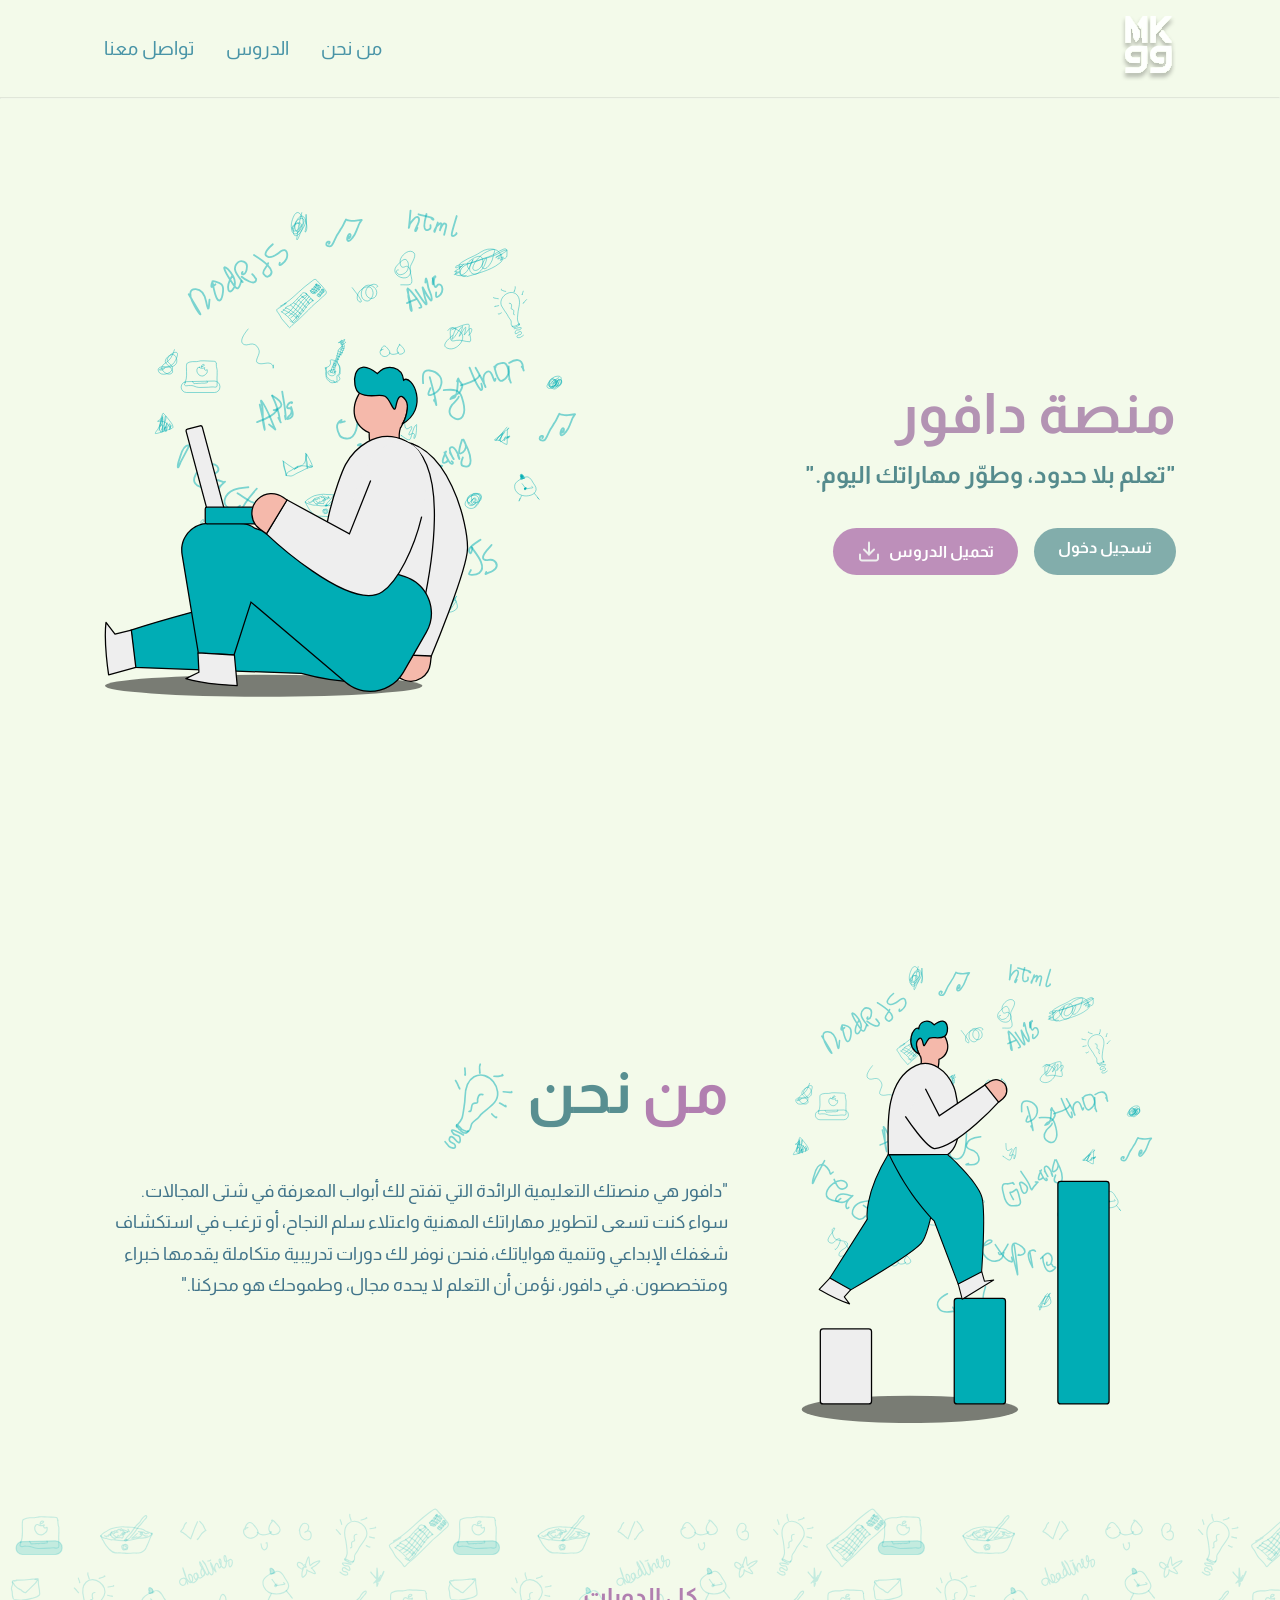
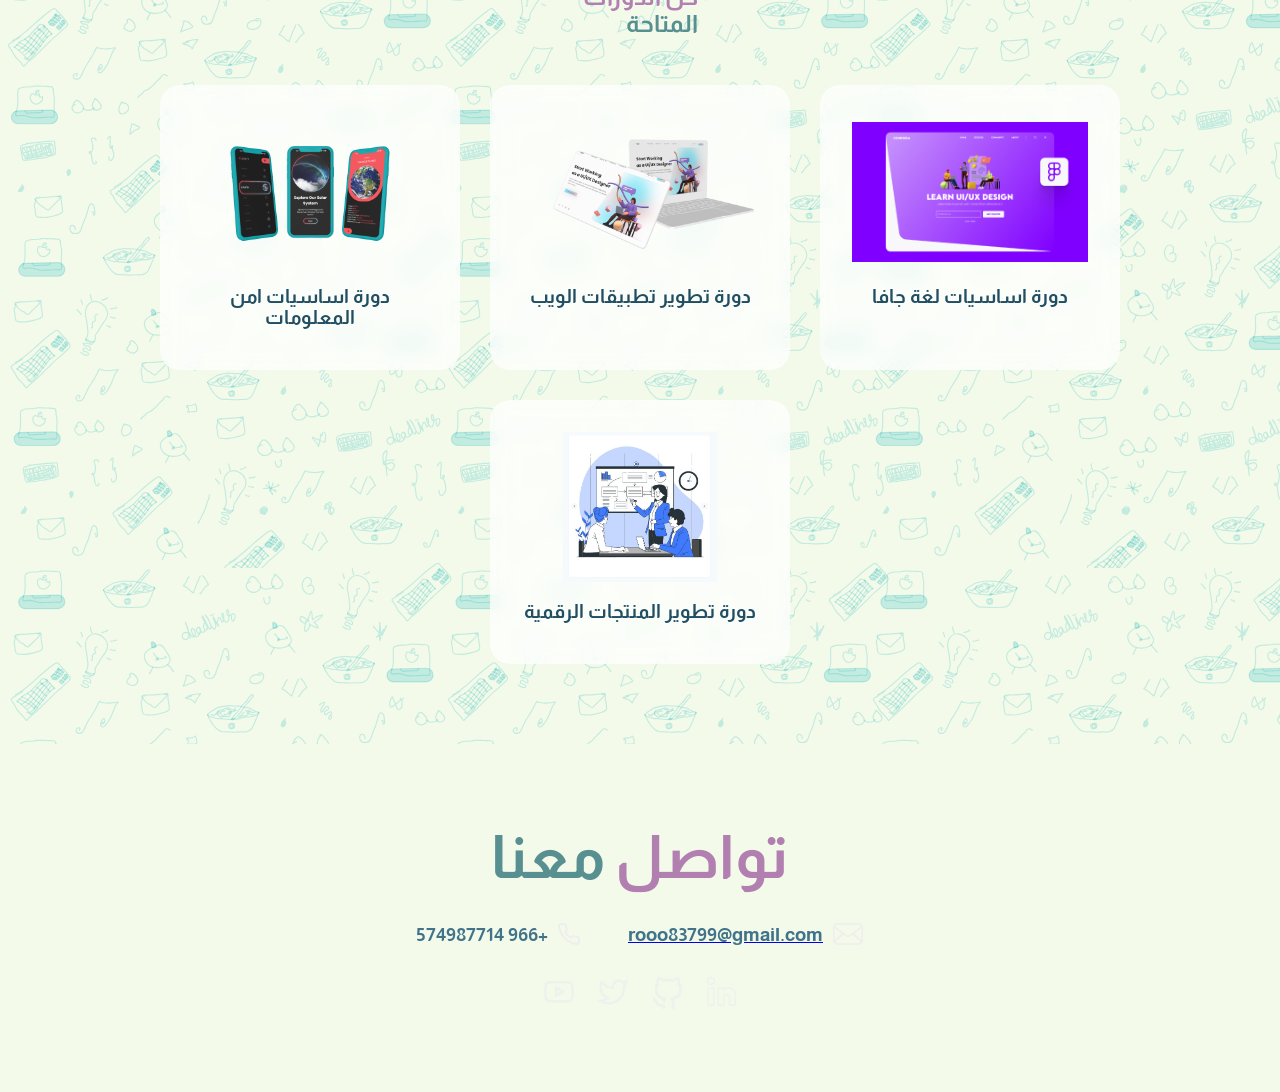
<file: موقعي/index.html>
<!DOCTYPE html>
<html lang="ar" dir="rtl">
<head>
    <meta charset="UTF-8">
    <meta name="viewport" content="width=device-width, initial-scale=1.0">
    <link href="https://fonts.googleapis.com/css2?family=Almarai:wght@400;700&display=swap" rel="stylesheet">
    <link rel="stylesheet" href="styles.css" />
    <title>منصة دافور التعليمية</title>
</head>
<body>

<header>
    <img src="assets/svg/logo.svg" alt="Musaabk99 logo"/>
    <nav class="nivigaion">
        <ul>
            <li><a href="#aboutMe">من نحن</a></li>
            <li><a href="#myWorks">الدروس</a></li>
            <li><a href="#contactMe">تواصل معنا</a></li>
        </ul>
    </nav>
</header>

<hr/>

<section class="hero">
    <div class="heroSub">
        <h1 class="name">منصة دافور</h1>
        <h1 class="title">"تعلم بلا حدود، وطوّر مهاراتك اليوم."</h1>
        <div class="heroBtns">
            <a class="hireme" href="#contactMe">تسجيل دخول</a>
            <a class="cv" href="#"> تحميل الدروس
                <img src="assets/svg/download.svg" alt="download button">
            </a>
        </div>
    </div>
    <img src="assets/svg/Hero.svg" alt="hero image" class="heroimg"/>
</section>

<section class="AboutMe" id="aboutMe">
    <img src="assets/svg/AboutMe.svg" alt="aboutMe image" class="aboutMeImg">
    <div class="textContainer">
        <div class="textTitle">
            <h1 class="aboutName">من </h1>
            <h1 class="aboutTitle">نحن </h1>
            <img src="assets/svg/lightbulb.svg" alt="lightbulb" class="light">
        </div>
        <p class="aboutMePar">
            "دافور هي منصتك التعليمية الرائدة التي تفتح لك أبواب المعرفة في شتى المجالات. سواء كنت تسعى لتطوير مهاراتك المهنية واعتلاء سلم النجاح، أو ترغب في استكشاف شغفك الإبداعي وتنمية هواياتك، فنحن نوفر لك دورات تدريبية متكاملة يقدمها خبراء ومتخصصون. في دافور، نؤمن أن التعلم لا يحده مجال، وطموحك هو محركنا."
        </p>
    </div>             
</section>

<section class="works" id="myWorks">
    <div class="worksContainer">
        <div class="projectTitle">
            <h1 class="aboutName">كل الدورات</h1>
            <h1 class="aboutTitle">المتاحة</h1>
        </div>
        <ul>
            <li>
                <a href="ava.html" target="_blank">
                    <img src="assets/imgs/landingPage.png" alt="landing Page"/> 
                </a>
                <p class="course-title">دورة اساسيات لغة جافا</p> 
                <p class="course-description">مدخلك الشامل لتعلم واحدة من أقوى لغات البرمجة؛ ستتعلم أساسيات البرمجة الكائنية (OOP) وكيفية بناء تطبيقات برمجية متينة من الصفر.</p>
            </li>
            <li>
                <a href="wep.html" target="_blank">
                    <img src="assets/imgs/webApp.png" alt="web App">
                </a>
                <p class="course-title">دورة تطوير تطبيقات الويب</p> 
                <p class="course-description">رحلة من التصميم إلى التنفيذ؛ تعلم كيف تبني واجهات مستخدم جذابة ومواقع تفاعلية باستخدام أحدث تقنيات الويب العالمية.</p>
            </li>
            <li>
                <a href="security.html">
                    <img src="assets/imgs/app.png" alt="App"/>
                </a>
                <p class="course-title">دورة اساسيات امن المعلومات</p> 
                <p class="course-description">درعك الأول في العالم الرقمي؛ تعرف على طرق حماية البيانات، واكتشاف الثغرات، وأساسيات الدفاع السيبراني ضد التهديدات الأمنية.</p>
            </li>
            <li>
                <a href="products.html" target="_blank">
                    <img src="assets/imgs/cors.jpg" alt="Digital Products"/>
                </a>
                <p class="course-title">دورة تطوير المنتجات الرقمية</p> 
                <p class="course-description">حوّل أفكارك إلى منتجات ناجحة؛ تعلم استراتيجيات بناء المنتجات من مرحلة التخطيط والبحث حتى الإطلاق في السوق واكتساب المستخدمين.</p>
            </li>
        </ul>
    </div>
</section>

<section class="contactContainer" id="contactMe">
    <div class="contactTitle">
        <h1 class="aboutName">تواصل</h1>
        <h1 class="aboutTitle">معنا</h1>
    </div>
    <div class="contact">
        <div class="emailAndPhone">
            <img src="assets/svg/Email.svg" alt="email logo"/>
            <a href="mailto:rooo83799@gmail.com"><h3>rooo83799@gmail.com</h3></a>
        </div>
        <div class="emailAndPhone">
            <img src="assets/svg/phone.svg" alt="phone logo"/>
            <h3>+966 574987714</h3>
        </div>
    </div>
    <div class="socialMedia">
        <a href="#" target="_blank"><img src="assets/svg/linkedin.svg" alt="linkedin"/></a>
        <a href="#" target="_blank"><img src="assets/svg/github.svg" alt="github"/></a>
        <a href="#" target="_blank"><img src="assets/svg/twitter.svg" alt="x account"/></a>
        <a href="#" target="_blank"><img src="assets/svg/youtube.svg" alt="youtube"/></a>
    </div>
</section>

</body>
</html>
</file>
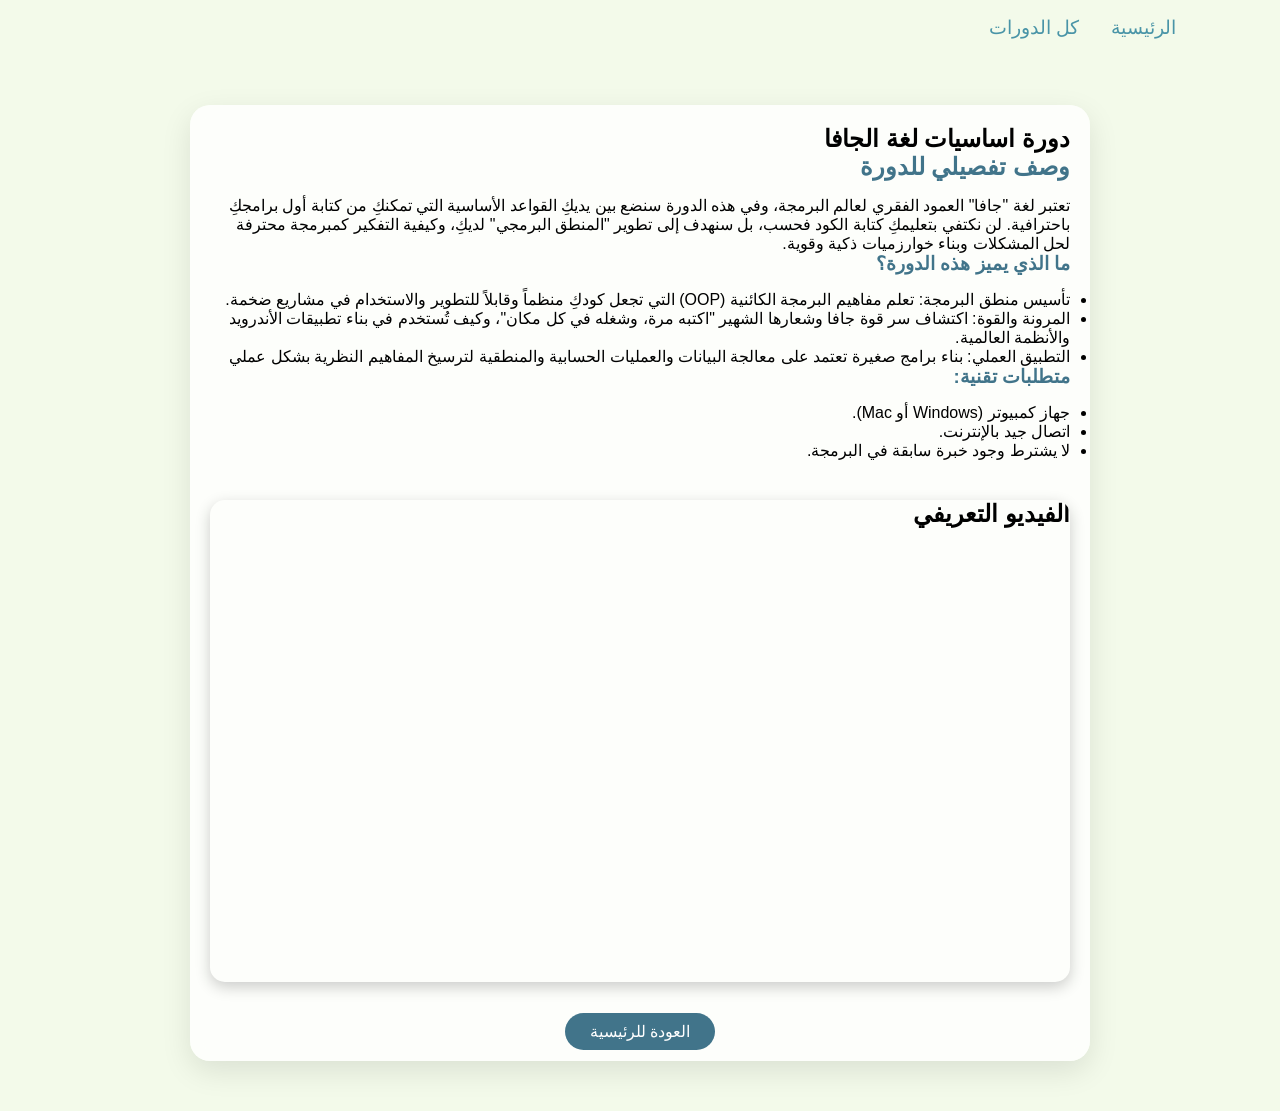
<file: موقعي/ava.html>
<!DOCTYPE html>
<html lang="ar" dir="rtl">
<head>
    <meta charset="UTF-8">
    <meta name="viewport" content="width=device-width, initial-scale=1.0">
    <title>تفاصيل دورة اساسيات لغة الجافا </title>
    <link rel="stylesheet" href="styles.css">
    <link href="https://fonts.googleapis.com/css2?family=Cairo:wght@400;700&display=swap" rel="stylesheet">
</head>
<body class="details-page">

    <header>
        <nav class="nivigaion">
            <ul>
                <li><a href="index.html">الرئيسية</a></li>
                <li><a href="index.html#myWorks">كل الدورات</a></li>
            </ul>
        </nav>
    </header>

    <section class="course-details-container">
        <h1 class="projectTitle">دورة اساسيات لغة الجافا </h1>
        
        <div class="course-info">
            <h2>وصف تفصيلي للدورة</h2>
            <p>تعتبر لغة "جافا" العمود الفقري لعالم البرمجة، وفي هذه الدورة سنضع بين يديكِ القواعد الأساسية التي تمكنكِ من كتابة أول برامجكِ باحترافية. لن نكتفي بتعليمكِ كتابة الكود فحسب، بل سنهدف إلى تطوير "المنطق البرمجي" لديكِ، وكيفية التفكير كمبرمجة محترفة لحل المشكلات وبناء خوارزميات ذكية وقوية.</p>
            
             <h3>ما الذي يميز هذه الدورة؟</h3>
            <ul>
                <li>تأسيس منطق البرمجة: تعلم مفاهيم البرمجة الكائنية (OOP) التي تجعل كودكِ منظماً وقابلاً للتطوير والاستخدام في مشاريع ضخمة.</li>
                <li>المرونة والقوة: اكتشاف سر قوة جافا وشعارها الشهير "اكتبه مرة، وشغله في كل مكان"، وكيف تُستخدم في بناء تطبيقات الأندرويد والأنظمة العالمية.</li>
                <li>التطبيق العملي: بناء برامج صغيرة تعتمد على معالجة البيانات والعمليات الحسابية والمنطقية لترسيخ المفاهيم النظرية بشكل عملي</li>
            </ul>

            <h3>متطلبات تقنية:</h3>
            <ul>
                <li>جهاز كمبيوتر (Windows أو Mac).</li>
                <li>اتصال جيد بالإنترنت.</li>
                <li>لا يشترط وجود خبرة سابقة في البرمجة.</li>
            </ul>
        </div>

        <div class="video-section">
            <h2>الفيديو التعريفي</h2>
            <iframe width="100%" height="450" src="https://www.youtube.com/embed/FwxbTGxTcVI?si=M9WGS1aqUs9WUKih" frameborder="0" allowfullscreen></iframe>
        </div>

        <div class="back-button">
            <a href="index.html" class="btn">العودة للرئيسية</a>
        </div>
    </section>

</body>
</html>
</file>
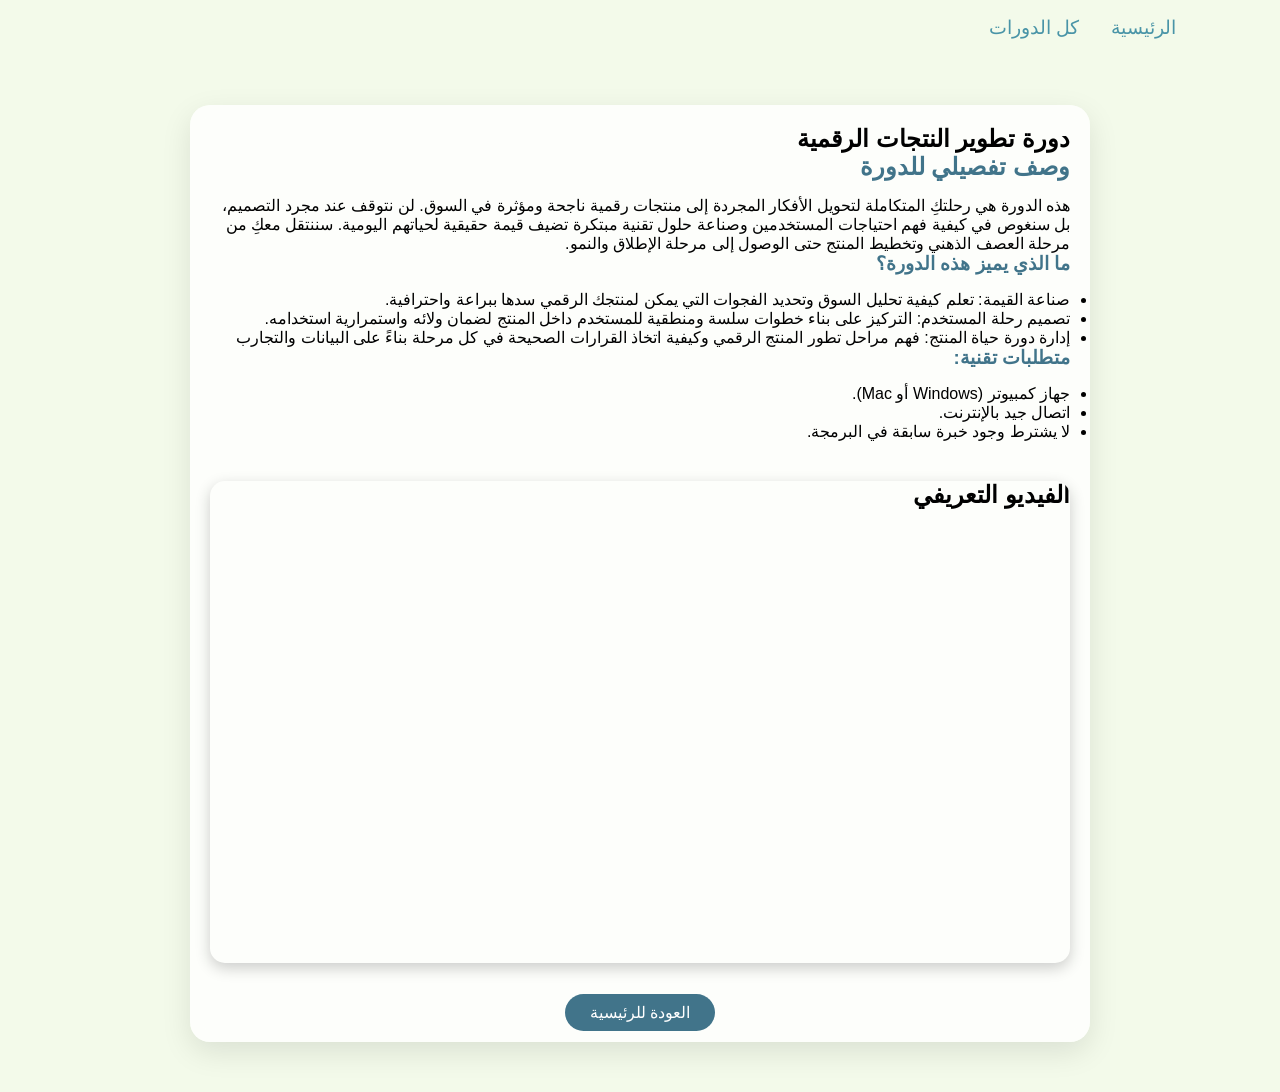
<file: موقعي/products.html>
<!DOCTYPE html>
<html lang="ar" dir="rtl">
<head>
    <meta charset="UTF-8">
    <meta name="viewport" content="width=device-width, initial-scale=1.0">
    <title>تفاصيل دورة تطوير المنتجات الرقمية </title>
    <link rel="stylesheet" href="styles.css">
    <link href="https://fonts.googleapis.com/css2?family=Cairo:wght@400;700&display=swap" rel="stylesheet">
</head>
<body class="details-page">

    <header>
        <nav class="nivigaion">
            <ul>
                <li><a href="index.html">الرئيسية</a></li>
                <li><a href="index.html#myWorks">كل الدورات</a></li>
            </ul>
        </nav>
    </header>

    <section class="course-details-container">
        <h1 class="projectTitle">دورة تطوير النتجات الرقمية </h1>
        
        <div class="course-info">
            <h2>وصف تفصيلي للدورة</h2>
            <p>هذه الدورة هي رحلتكِ المتكاملة لتحويل الأفكار المجردة إلى منتجات رقمية ناجحة ومؤثرة في السوق. لن نتوقف عند مجرد التصميم، بل سنغوص في كيفية فهم احتياجات المستخدمين وصناعة حلول تقنية مبتكرة تضيف قيمة حقيقية لحياتهم اليومية. سننتقل معكِ من مرحلة العصف الذهني وتخطيط المنتج حتى الوصول إلى مرحلة الإطلاق والنمو.</p>
            
             <h3>ما الذي يميز هذه الدورة؟</h3>
            <ul>
                <li>صناعة القيمة: تعلم كيفية تحليل السوق وتحديد الفجوات التي يمكن لمنتجك الرقمي سدها ببراعة واحترافية.</li>
                <li>تصميم رحلة المستخدم: التركيز على بناء خطوات سلسة ومنطقية للمستخدم داخل المنتج لضمان ولائه واستمرارية استخدامه.</li>
                <li>إدارة دورة حياة المنتج: فهم مراحل تطور المنتج الرقمي وكيفية اتخاذ القرارات الصحيحة في كل مرحلة بناءً على البيانات والتجارب</li>
            </ul>

            <h3>متطلبات تقنية:</h3>
            <ul>
                <li>جهاز كمبيوتر (Windows أو Mac).</li>
                <li>اتصال جيد بالإنترنت.</li>
                <li>لا يشترط وجود خبرة سابقة في البرمجة.</li>
            </ul>
        </div>

        <div class="video-section">
            <h2>الفيديو التعريفي</h2>
            <iframe width="100%" height="450" src="https://www.youtube.com/embed/G4B8GwgFF8M?si=vT0sZ-6r6BfifbV2" frameborder="0" allowfullscreen></iframe>
        </div>

        <div class="back-button">
            <a href="index.html" class="btn">العودة للرئيسية</a>
        </div>
    </section>

</body>
</html>
</file>
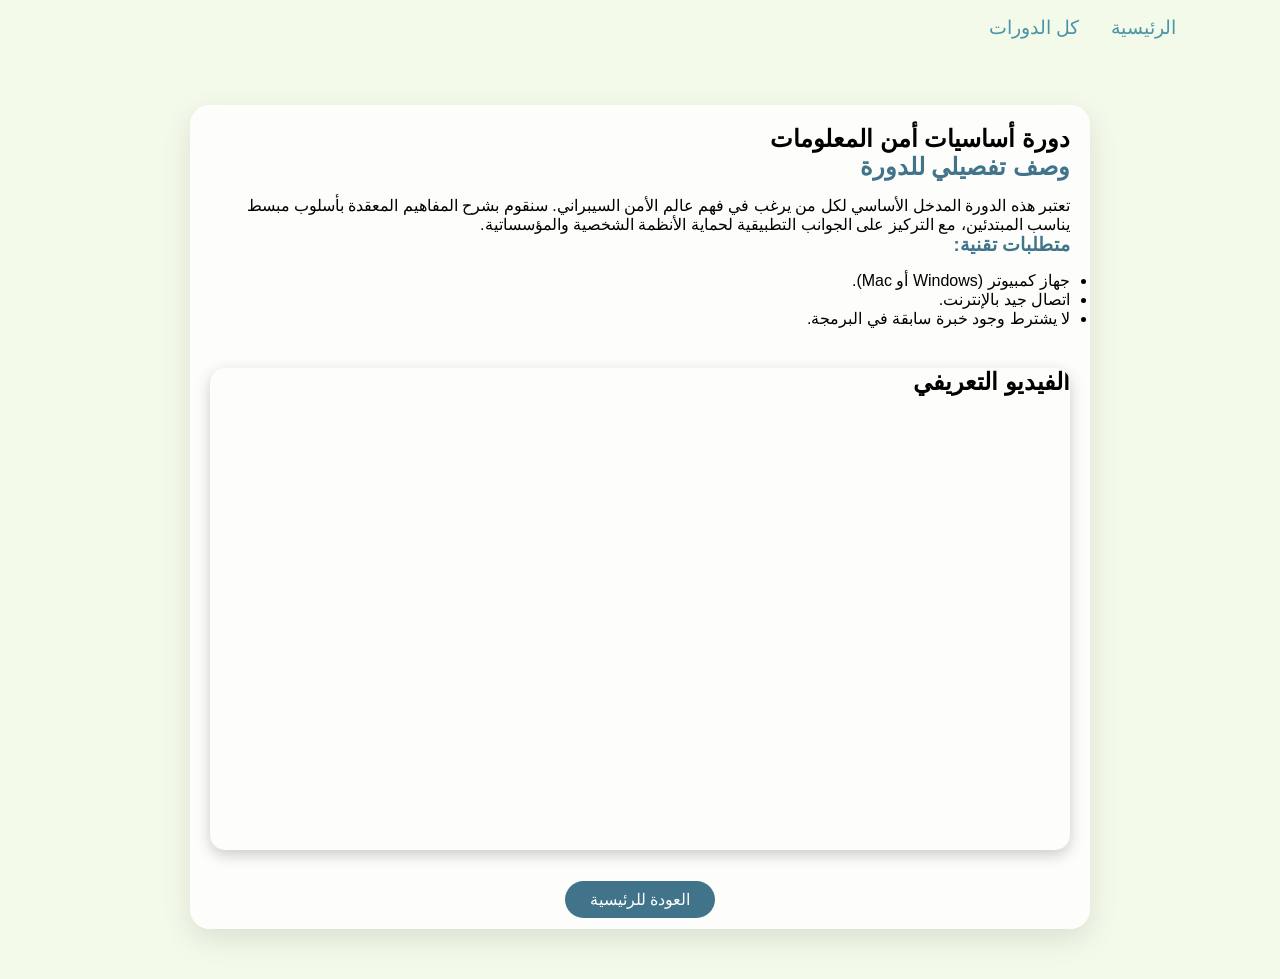
<file: موقعي/security.html>
<!DOCTYPE html>
<html lang="ar" dir="rtl">
<head>
    <meta charset="UTF-8">
    <meta name="viewport" content="width=device-width, initial-scale=1.0">
    <title>تفاصيل دورة أمن المعلومات</title>
    <link rel="stylesheet" href="styles.css">
    <link href="https://fonts.googleapis.com/css2?family=Cairo:wght@400;700&display=swap" rel="stylesheet">
</head>
<body class="details-page">

    <header>
        <nav class="nivigaion">
            <ul>
                <li><a href="index.html">الرئيسية</a></li>
                <li><a href="index.html#myWorks">كل الدورات</a></li>
            </ul>
        </nav>
    </header>

    <section class="course-details-container">
        <h1 class="projectTitle">دورة أساسيات أمن المعلومات</h1>
        
        <div class="course-info">
            <h2>وصف تفصيلي للدورة</h2>
            <p>تعتبر هذه الدورة المدخل الأساسي لكل من يرغب في فهم عالم الأمن السيبراني. سنقوم بشرح المفاهيم المعقدة بأسلوب مبسط يناسب المبتدئين، مع التركيز على الجوانب التطبيقية لحماية الأنظمة الشخصية والمؤسساتية.</p>
            
            <h3>متطلبات تقنية:</h3>
            <ul>
                <li>جهاز كمبيوتر (Windows أو Mac).</li>
                <li>اتصال جيد بالإنترنت.</li>
                <li>لا يشترط وجود خبرة سابقة في البرمجة.</li>
            </ul>
        </div>

        <div class="video-section">
            <h2>الفيديو التعريفي</h2>
            <iframe width="100%" height="450" src="https://www.youtube.com/embed/MR-jR0IAIQs?si=psCD64lHZOarLv2B" frameborder="0" allowfullscreen></iframe>
        </div>

        <div class="back-button">
            <a href="index.html" class="btn">العودة للرئيسية</a>
        </div>
    </section>

</body>
</html>
</file>
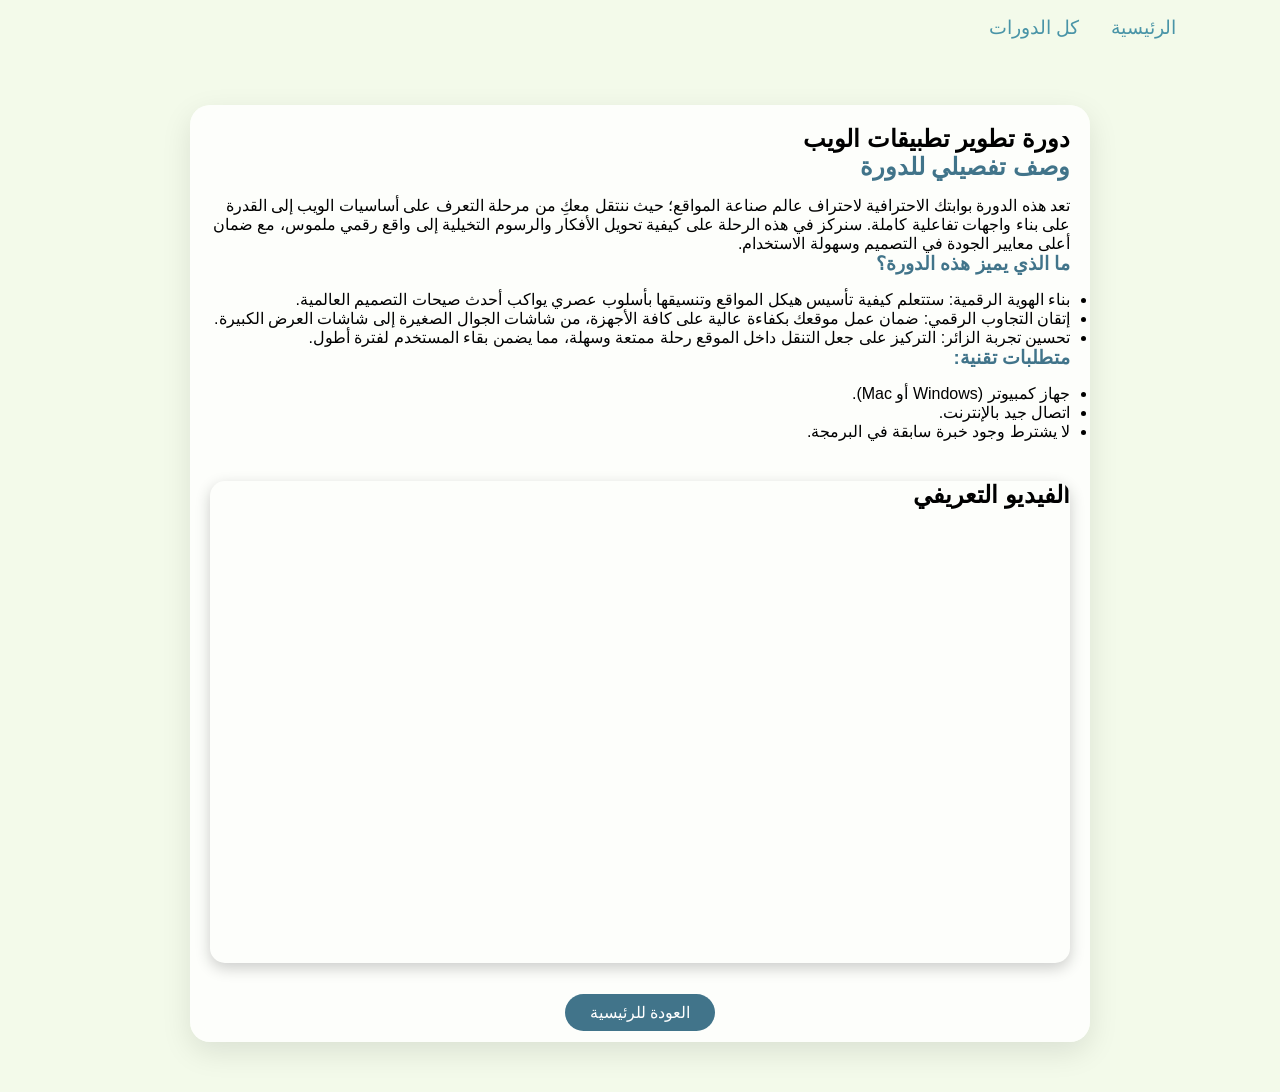
<file: موقعي/wep.html>
<!DOCTYPE html>
<html lang="ar" dir="rtl">
<head>
    <meta charset="UTF-8">
    <meta name="viewport" content="width=device-width, initial-scale=1.0">
    <title>تفاصيل دورة تطوير تطبيقات </title>
    <link rel="stylesheet" href="styles.css">
    <link href="https://fonts.googleapis.com/css2?family=Cairo:wght@400;700&display=swap" rel="stylesheet">
</head>
<body class="details-page">

    <header>
        <nav class="nivigaion">
            <ul>
                <li><a href="index.html">الرئيسية</a></li>
                <li><a href="index.html#myWorks">كل الدورات</a></li>
            </ul>
        </nav>
    </header>

    <section class="course-details-container">
        <h1 class="projectTitle">دورة تطوير تطبيقات الويب </h1>
        
        <div class="course-info">
            <h2>وصف تفصيلي للدورة</h2>
            <p>تعد هذه الدورة بوابتك الاحترافية لاحتراف عالم صناعة المواقع؛ حيث ننتقل معكِ من مرحلة التعرف على أساسيات الويب إلى القدرة على بناء واجهات تفاعلية كاملة. سنركز في هذه الرحلة على كيفية تحويل الأفكار والرسوم التخيلية إلى واقع رقمي ملموس، مع ضمان أعلى معايير الجودة في التصميم وسهولة الاستخدام.</p>
            
             <h3>ما الذي يميز هذه الدورة؟</h3>
            <ul>
                <li>بناء الهوية الرقمية: ستتعلم كيفية تأسيس هيكل المواقع وتنسيقها بأسلوب عصري يواكب أحدث صيحات التصميم العالمية.</li>
                <li>إتقان التجاوب الرقمي: ضمان عمل موقعك بكفاءة عالية على كافة الأجهزة، من شاشات الجوال الصغيرة إلى شاشات العرض الكبيرة.</li>
                <li>تحسين تجربة الزائر: التركيز على جعل التنقل داخل الموقع رحلة ممتعة وسهلة، مما يضمن بقاء المستخدم لفترة أطول.</li>
            </ul>

            <h3>متطلبات تقنية:</h3>
            <ul>
                <li>جهاز كمبيوتر (Windows أو Mac).</li>
                <li>اتصال جيد بالإنترنت.</li>
                <li>لا يشترط وجود خبرة سابقة في البرمجة.</li>
            </ul>
        </div>

        <div class="video-section">
            <h2>الفيديو التعريفي</h2>
            <iframe width="100%" height="450" src="https://www.youtube.com/embed/E5jntujlfG4?si=zo-rByn-Zc-t-fUL" frameborder="0" allowfullscreen></iframe>
        </div>

        <div class="back-button">
            <a href="index.html" class="btn">العودة للرئيسية</a>
        </div>
    </section>

</body>
</html>
</file>
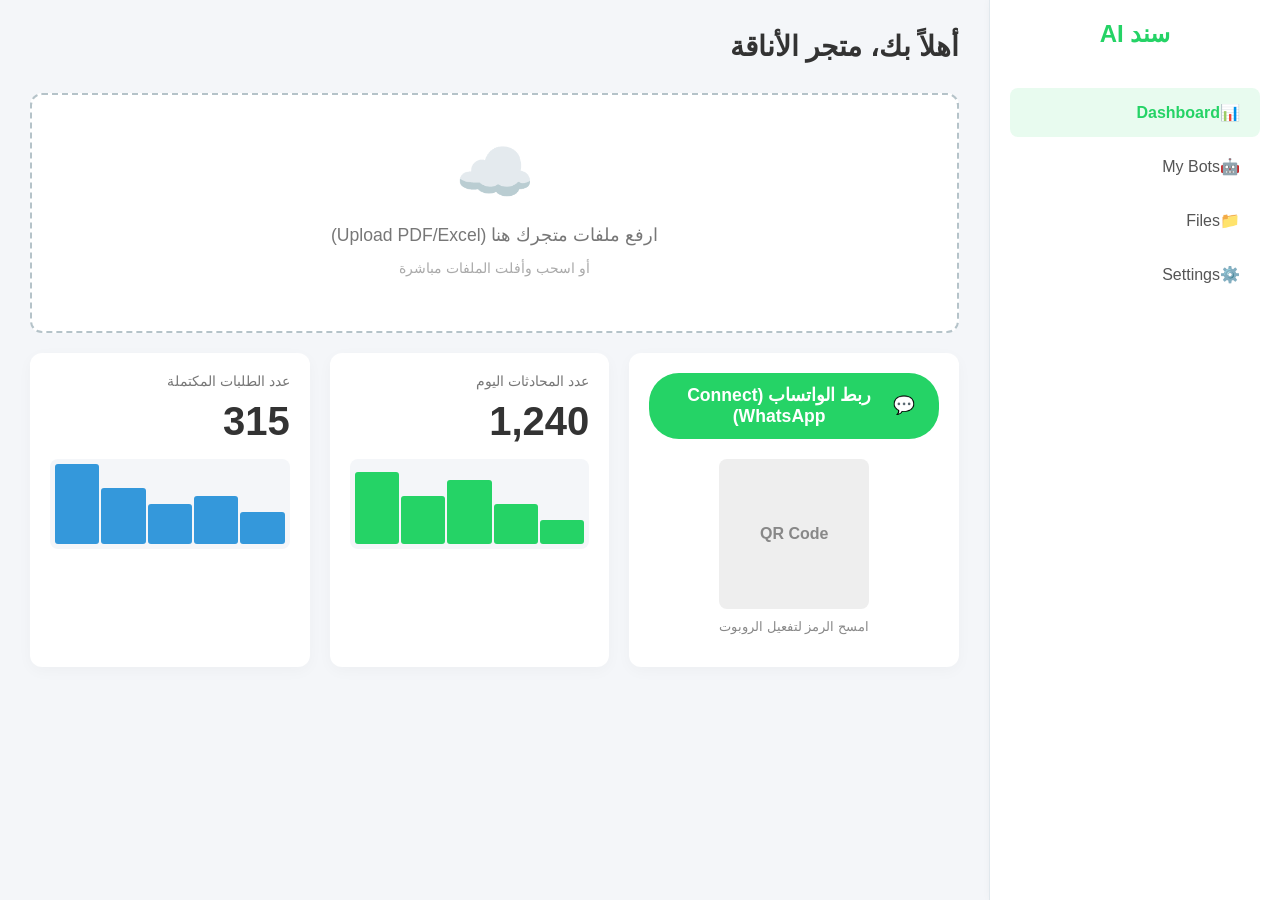
<file: موقعي/assets/svg/UX.html>
<!DOCTYPE html>
<html lang="ar" dir="rtl">
<head>
    <meta charset="UTF-8">
    <meta name="viewport" content="width=device-width, initial-scale=1.0">
    <title>سند AI - لوحة التحكم</title>
    <style>
        body {
            font-family: 'Segoe UI', Tahoma, Geneva, Verdana, sans-serif;
            margin: 0;
            padding: 0;
            display: flex;
            height: 100vh;
            background-color: #f4f6f9;
        }

        /* القائمة الجانبية - جهة اليمين */
        .sidebar {
            width: 250px;
            background-color: #ffffff;
            color: #333;
            display: flex;
            flex-direction: column;
            padding: 20px;
            box-shadow: 2px 0 10px rgba(0,0,0,0.05);
            border-left: 1px solid #e1e8ed;
        }

        .logo {
            font-size: 24px;
            font-weight: bold;
            color: #25D366; /* لون الواتساب */
            margin-bottom: 40px;
            text-align: center;
        }

        .nav-item {
            padding: 15px 20px;
            cursor: pointer;
            border-radius: 8px;
            margin-bottom: 5px;
            transition: background 0.3s;
            display: flex;
            align-items: center;
            color: #555;
            text-decoration: none;
        }

        .nav-item:hover, .nav-item.active {
            background-color: rgba(37, 211, 102, 0.1);
            color: #25D366;
            font-weight: 600;
        }

        .nav-icon {
            margin-left: 15px;
            font-size: 1.2em;
        }

        /* المحتوى الرئيسي - الوسط */
        .main-content {
            flex: 1;
            padding: 30px;
            display: flex;
            flex-direction: column;
            gap: 20px;
        }

        .header {
            display: flex;
            justify-content: space-between;
            align-items: center;
            margin-bottom: 10px;
        }

        .header h1 {
            margin: 0;
            font-size: 28px;
            color: #333;
        }

        /* مربع رفع الملفات */
        .upload-section {
            background-color: #ffffff;
            border: 2px dashed #b5c3c9;
            border-radius: 12px;
            padding: 40px;
            text-align: center;
            cursor: pointer;
            transition: border-color 0.3s, background-color 0.3s;
        }

        .upload-section:hover {
            border-color: #25D366;
            background-color: rgba(37, 211, 102, 0.02);
        }

        .upload-icon {
            font-size: 4em;
            color: #b5c3c9;
            margin-bottom: 15px;
        }

        .upload-text {
            color: #777;
            font-size: 1.1em;
        }

        /* زر ربط الواتساب والإحصائيات */
        .lower-section {
            display: flex;
            gap: 20px;
            flex-wrap: wrap;
        }

        .whatsapp-connect {
            flex: 1;
            background-color: #ffffff;
            border-radius: 12px;
            padding: 20px;
            box-shadow: 0 4px 15px rgba(0,0,0,0.03);
            display: flex;
            flex-direction: column;
            align-items: center;
            text-align: center;
        }

        .whatsapp-btn {
            background-color: #25D366;
            color: white;
            border: none;
            padding: 12px 24px;
            border-radius: 30px;
            font-size: 1.1em;
            font-weight: bold;
            cursor: pointer;
            transition: background 0.3s;
            display: flex;
            align-items: center;
            text-decoration: none;
        }

        .whatsapp-btn:hover {
            background-color: #1ebe57;
        }

        .qr-placeholder {
            width: 150px;
            height: 150px;
            background-color: #eee;
            margin-top: 20px;
            display: flex;
            align-items: center;
            justify-content: center;
            color: #888;
            border-radius: 8px;
            font-weight: bold;
        }

        /* الإحصائيات */
        .stats-section {
            flex: 2;
            display: flex;
            gap: 20px;
        }

        .stat-card {
            flex: 1;
            background-color: #ffffff;
            border-radius: 12px;
            padding: 20px;
            box-shadow: 0 4px 15px rgba(0,0,0,0.03);
        }

        .stat-title {
            color: #777;
            font-size: 0.9em;
            margin-bottom: 10px;
        }

        .stat-value {
            font-size: 2.5em;
            font-weight: bold;
            color: #333;
        }

        .stat-chart-mock {
            height: 80px;
            background-color: #f4f6f9;
            border-radius: 8px;
            margin-top: 15px;
            display: flex;
            align-items: flex-end;
            padding: 5px;
            gap: 2px;
        }

        .chart-bar {
            flex: 1;
            background-color: #25D366;
            border-radius: 3px;
        }

        /* أيقونات بسيطة */
        .icon {
            display: inline-block;
            width: 20px;
            text-align: center;
        }

    </style>
</head>
<body>

    <div class="sidebar">
        <div class="logo">سند AI</div>
        <a href="#" class="nav-item active"><span class="icon">📊</span> <span class="text">Dashboard</span></a>
        <a href="#" class="nav-item"><span class="icon">🤖</span> <span class="text">My Bots</span></a>
        <a href="#" class="nav-item"><span class="icon">📁</span> <span class="text">Files</span></a>
        <a href="#" class="nav-item"><span class="icon">⚙️</span> <span class="text">Settings</span></a>
    </div>

    <div class="main-content">
        <div class="header">
            <h1>أهلاً بك، متجر الأناقة</h1>
        </div>

        <div class="upload-section">
            <div class="upload-icon">☁️</div>
            <div class="upload-text">ارفع ملفات متجرك هنا (Upload PDF/Excel)</div>
            <p style="color: #aaa; font-size: 0.9em;">أو اسحب وأفلت الملفات مباشرة</p>
        </div>

        <div class="lower-section">
            
            <div class="whatsapp-connect">
                <a href="#" class="whatsapp-btn">
                    <span class="icon" style="margin-left: 10px;">💬</span> ربط الواتساب (Connect WhatsApp)
                </a>
                <div class="qr-placeholder">QR Code</div>
                <p style="color: #888; font-size: 0.8em; margin-top: 10px;">امسح الرمز لتفعيل الروبوت</p>
            </div>

            <div class="stats-section">
                <div class="stat-card">
                    <div class="stat-title">عدد المحادثات اليوم</div>
                    <div class="stat-value">1,240</div>
                    <div class="stat-chart-mock">
                        <div class="chart-bar" style="height: 30%"></div>
                        <div class="chart-bar" style="height: 50%"></div>
                        <div class="chart-bar" style="height: 80%"></div>
                        <div class="chart-bar" style="height: 60%"></div>
                        <div class="chart-bar" style="height: 90%"></div>
                    </div>
                </div>
                <div class="stat-card">
                    <div class="stat-title">عدد الطلبات المكتملة</div>
                    <div class="stat-value">315</div>
                    <div class="stat-chart-mock">
                        <div class="chart-bar" style="height: 40%; background-color: #3498db;"></div>
                        <div class="chart-bar" style="height: 60%; background-color: #3498db;"></div>
                        <div class="chart-bar" style="height: 50%; background-color: #3498db;"></div>
                        <div class="chart-bar" style="height: 70%; background-color: #3498db;"></div>
                        <div class="chart-bar" style="height: 100%; background-color: #3498db;"></div>
                    </div>
                </div>
            </div>

        </div>
    </div>

</body>
</html>
</file>
<file: موقعي/styles.css>
@import url("https://fonts.googleapis.com/css2?family=Poppins:wght@700&display=swap");

/* 1. إعدادات عامة لتصفير المسافات ومنع السحب الأفقي */
* {
  margin: 0;
  padding: 0;
  box-sizing: border-box;
  scroll-behavior: smooth;
  font-family: 'Almarai', sans-serif;
}

body {
  background-color: rgb(243, 250, 234);
  overflow-x: hidden; /* يمنع السحب يمين ويسار نهائياً */
  width: 100%;
}

/* 2. الهيدر (رأس الصفحة) */
header {
  display: flex;
  justify-content: space-between;
  align-items: center;
  padding: 1rem 5%; /* مسافة أمان من الأطراف */
  max-width: 1200px;
  margin: 0 auto;
}

.nivigaion ul {
  display: flex;
  list-style-type: none;
  gap: 2rem;
  font-size: 1.2rem;
}

.nivigaion a {
  text-decoration: none;
  color: rgb(73, 148, 167);
  transition: 0.3s;
}

.nivigaion a:hover {
  color: rgb(184, 144, 175);
}

hr {
  opacity: 0.2;
}

/* 3. قسم الهيرو (البداية) */
.hero {
  display: flex;
  justify-content: space-between;
  align-items: center;
  padding: 5rem 5%;
  max-width: 1200px;
  margin: 0 auto;
  flex-wrap: wrap; /* عشان ينزل تحت بعض في الجوال */
}

.heroSub {
  display: flex;
  flex-direction: column;
  gap: 1rem;
  flex: 1;
  min-width: 300px;
}

.name {
  font-size: 3.5rem;
  color: rgb(179, 147, 179);
}

.title {
  font-size: 1.5rem;
  color: rgb(85, 139, 141);
}

.heroimg {
  max-width: 500px;
  width: 100%;
  height: auto;
}

.heroBtns {
  display: flex;
  gap: 1rem;
  margin-top: 1.5rem;
}

.hireme, .cv {
  padding: 0.7rem 1.5rem;
  border-radius: 24px;
  text-decoration: none;
  font-weight: bold;
  transition: 0.3s;
  text-align: center;
}

.hireme {
  background-color: #82adab;
  color: white;
}

.cv {
  background-color: #bd8fba;
  color: white;
  display: flex;
  align-items: center;
  gap: 0.5rem;
}

/* 4. قسم من نحن */
.AboutMe {
  display: flex;
  justify-content: center;
  align-items: center;
  padding: 5rem 5%;
  max-width: 1200px;
  margin: 0 auto;
  gap: 3rem; /* قللت الفجوة عشان ما يتداخلون */
  flex-wrap: wrap;
}

.aboutMeImg {
  max-width: 400px;
  width: 100%;
}

.textContainer {
  flex: 1;
  min-width: 300px;
}

.textTitle {
  display: flex;
  gap: 10px;
  font-size: 2.5rem;
  margin-bottom: 1rem;
}

.aboutName { color: #b17fb0; }
.aboutTitle { color: rgb(88, 143, 145); }

.aboutMePar {
  font-size: 1.1rem;
  line-height: 1.8;
  color: rgb(65, 116, 138);
}

/* 5. قسم الدورات (الأعمال) */
.works {
  background-image: url("assets/svg/background.svg");
  background-size: cover;
  padding: 5rem 5%;
}

.worksContainer {
  max-width: 1200px;
  margin: 0 auto;
  display: flex;
  flex-direction: column;
  align-items: center;
}

.works ul {
  display: flex;
  flex-wrap: wrap;
  justify-content: center;
  gap: 30px;
  list-style: none;
  width: 100%;
  padding-top: 3rem;
}

.works li {
  background-color: rgba(255, 255, 255, 0.7); /* خلفية أوضح قليلاً */
  backdrop-filter: blur(10px);
  border-radius: 20px;
  padding: 2rem;
  width: 300px;
  text-align: center;
  transition: 0.4s ease;
  display: flex;
  flex-direction: column;
  align-items: center;
}

.works li:hover {
  transform: translateY(-10px); /* يرتفع للأعلى بدل التكبير المزعج */
  box-shadow: 0 10px 30px rgba(0,0,0,0.1);
}

.works li img {
  width: 100%;
  height: 150px;
  object-fit: contain;
  margin-bottom: 1rem;
}

.course-title {
  font-size: 1.2rem;
  font-weight: bold;
  color: #214e63;
  margin-bottom: 10px;
}

.course-description {
  font-size: 0.9rem;
  color: #555;
  line-height: 1.5;
  /* تأثير الظهور عند الـ Hover */
  max-height: 0;
  opacity: 0;
  overflow: hidden;
  transition: 0.5s ease;
}

.works li:hover .course-description {
  max-height: 200px;
  opacity: 1;
  margin-top: 10px;
}

/* 6. قسم التواصل */
.contactContainer {
  padding: 5rem 5%;
  max-width: 1200px;
  margin: 0 auto;
  text-align: center;
}

.contactTitle {
  display: flex;
  justify-content: center;
  gap: 10px;
  font-size: 2.5rem;
  margin-bottom: 2rem;
}

.contact {
  display: flex;
  justify-content: center;
  gap: 3rem;
  flex-wrap: wrap;
  margin-bottom: 2rem;
}

.emailAndPhone {
  display: flex;
  align-items: center;
  gap: 10px;
}

.emailAndPhone h3 { color: #41748a; }

.socialMedia {
  display: flex;
  justify-content: center;
  gap: 1.5rem;
}

.socialMedia img {
  width: 30px;
  transition: 0.3s;
}

.socialMedia img:hover { transform: scale(1.2); }

.course-details-container {
    max-width: 900px;
    margin: 50px auto;
    padding: 20px;
    background: rgba(255, 255, 255, 0.8);
    border-radius: 20px;
    backdrop-filter: blur(10px);
    box-shadow: 0 10px 30px rgba(0,0,0,0.1);
}

.course-info h2, .course-info h3 {
    color: #41748a;
    margin-bottom: 15px;
}

.video-section {
    margin: 40px 0;
    border-radius: 15px;
    overflow: hidden;
    box-shadow: 0 5px 15px rgba(0,0,0,0.2);
}

.back-button {
    text-align: center;
    margin-top: 30px;
}

.btn {
    background-color: #41748a;
    color: white;
    padding: 10px 25px;
    text-decoration: none;
    border-radius: 50px;
    transition: 0.3s;
}

.btn:hover {
    background-color: #b890af;
}
</file>
